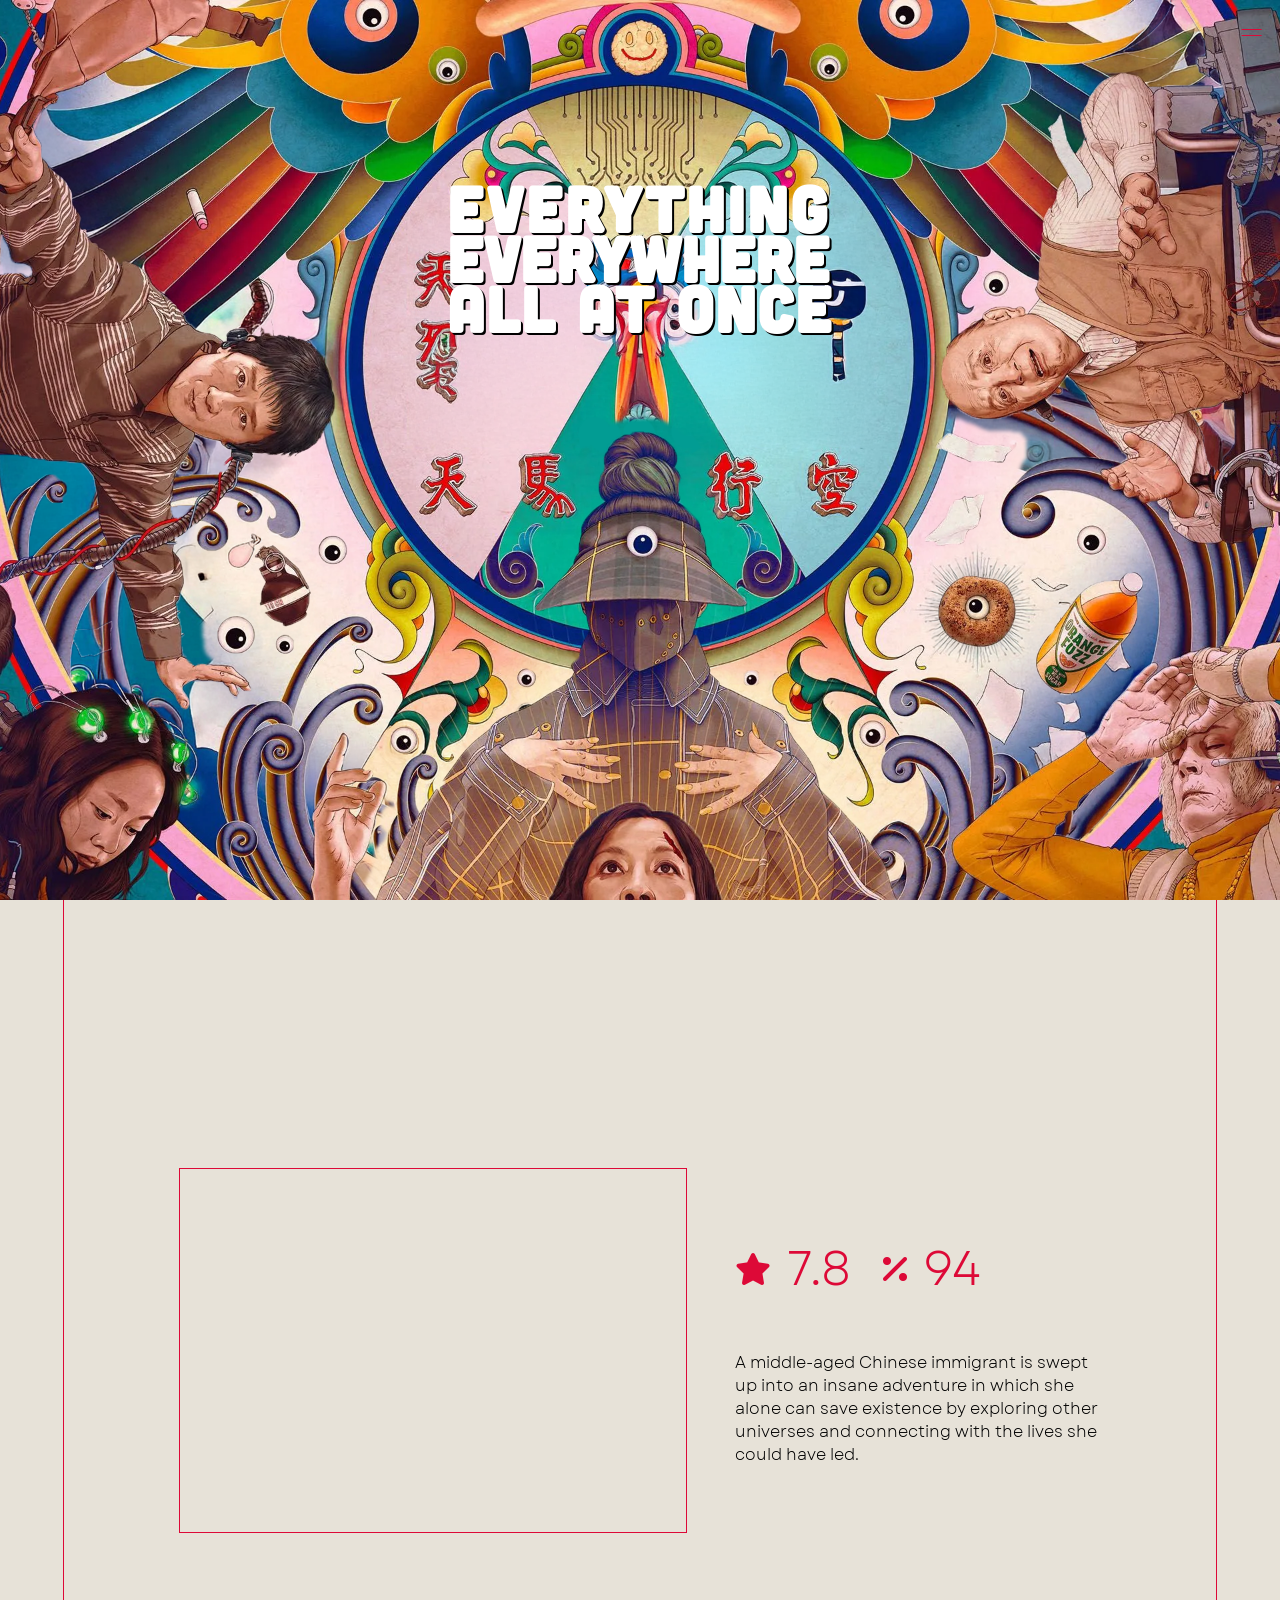
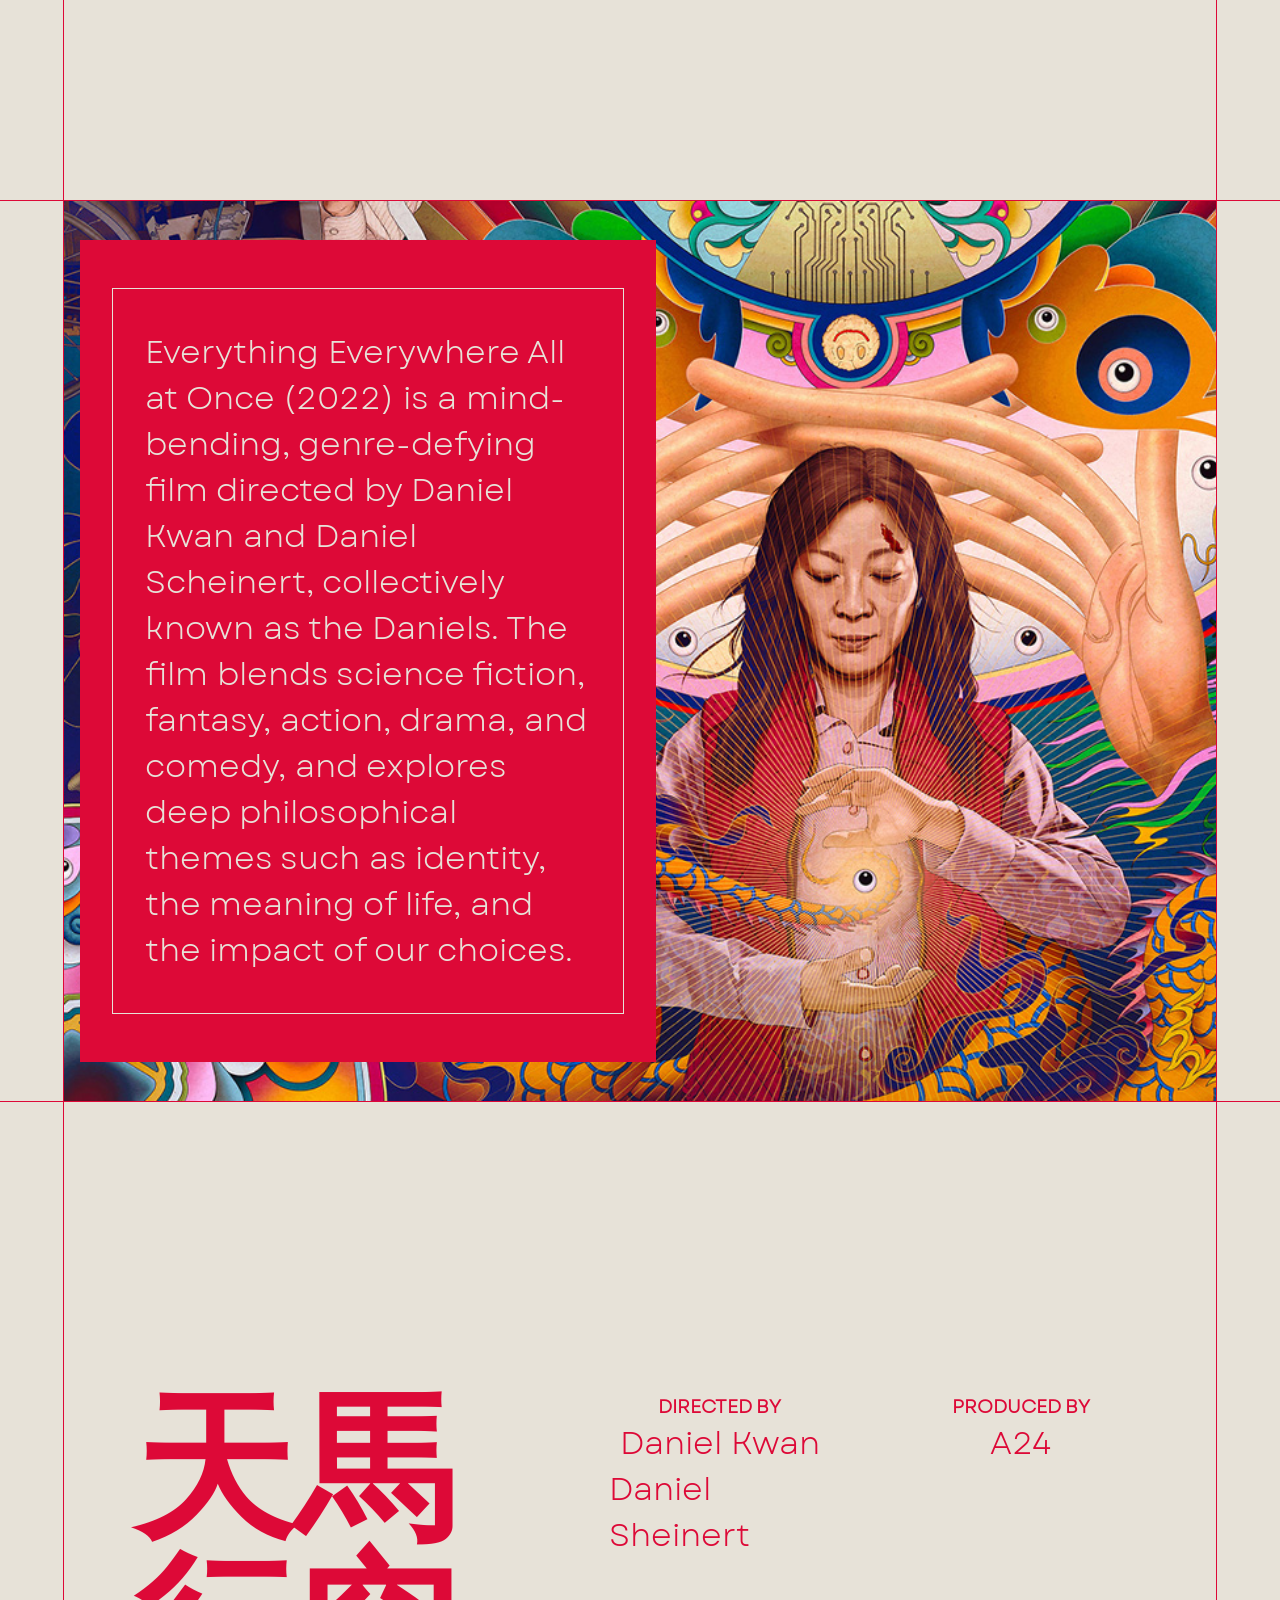
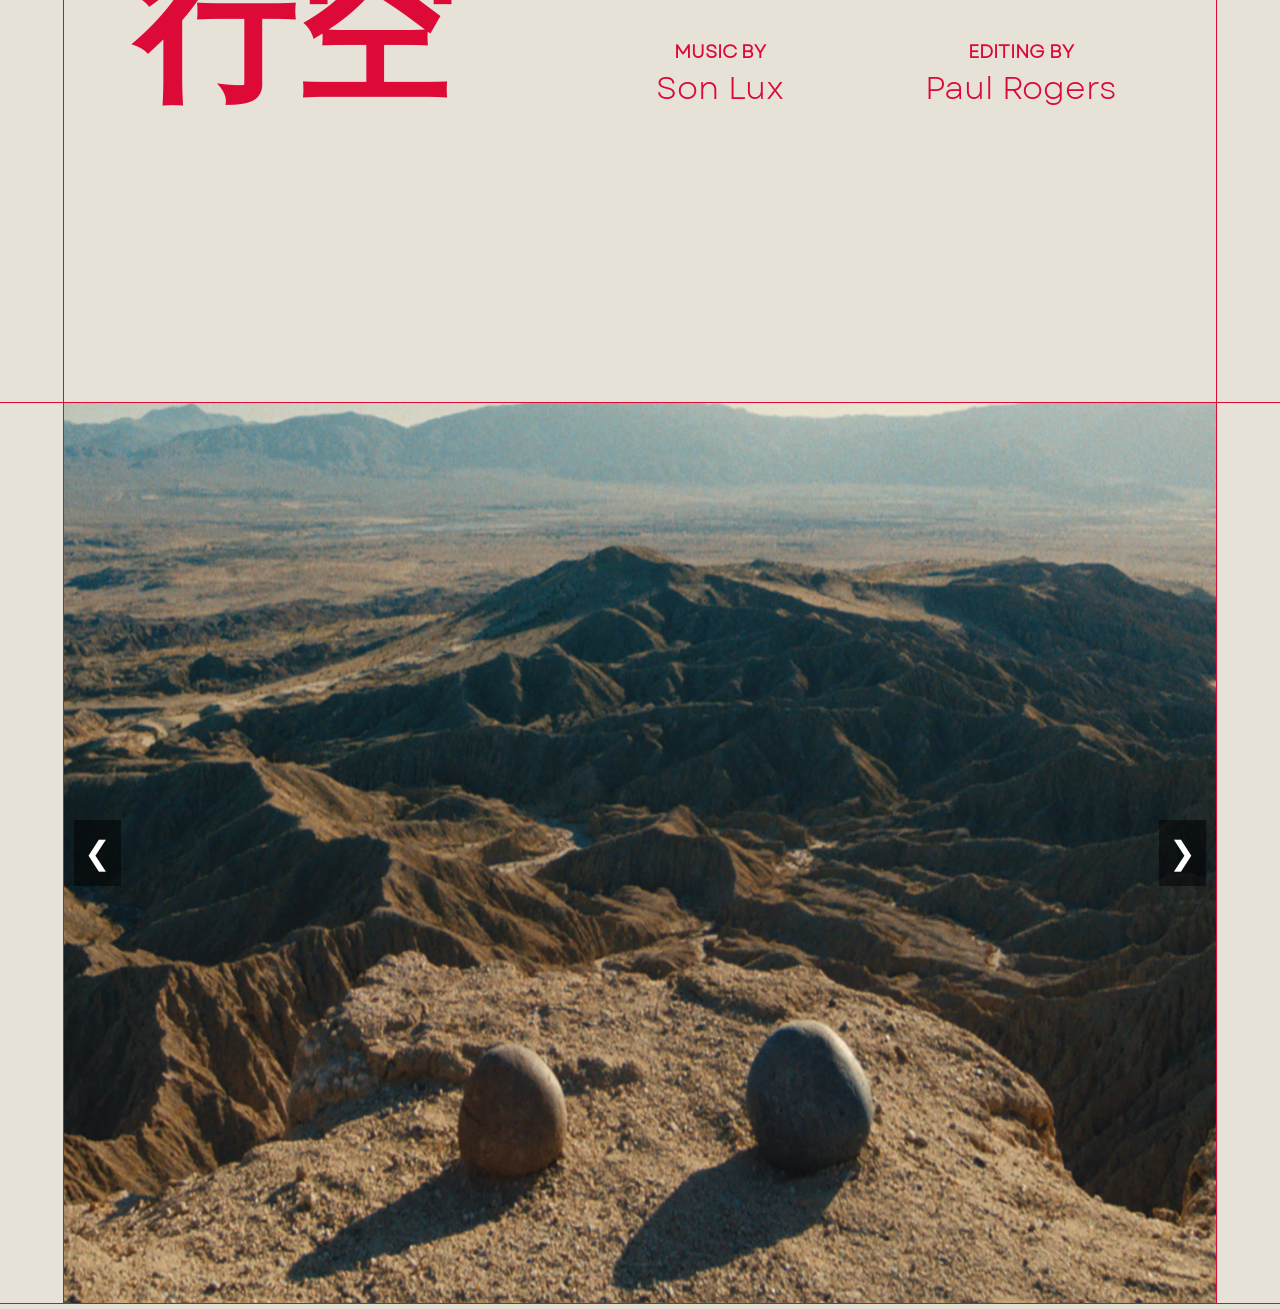
<file: index.html>
<!DOCTYPE html>
<html lang="en">
    <head>
        <meta charset="UTF-8">
        <meta name="viewport" content="width=device-width, initial-scale=1.0">
        <link rel="stylesheet" href="style.css">
        <link href="https://cdnjs.cloudflare.com/ajax/libs/font-awesome/6.0.0-beta3/css/all.min.css" rel="stylesheet">
        <title>Everything Everywhere All At Once</title>
    </head>
    <body class="m_body">
        <div id="scroll-progress"></div>
        <nav class="navbar">
            <button class="n-button">
                <span></span>
                <span></span>
            </button>
            <div class="nav-content">
                <ul>
                    <li><a href="other-pages/story.html"> 01 story </a></li>
                    <li><a href="other-pages/characters.html"> 02 chracters </a></li>
                    <li><a href="#section-01"> 03 awards </a></li>  
                </ul>
            </div>
        </nav>
        <section id="hero-section">
            <div class="parallax-fx">
                <div class="parallax" id="layer-1"></div>
                <div class="parallax" id="layer-2"></div>
                <div class="parallax" id="layer-3"></div>
                <div class="parallax" id="layer-4"></div>
                <div class="parallax" id="layer-5"></div>
                <div class="parallax" id="layer-6"></div>
                <div class="parallax" id="layer-7">
                    <h1>
                        <strong>EVERYTHING</strong> <br>    
                        <strong>everywhere</strong> <br>
                        <strong>all at ONCE</strong>
                    </h1>
                </div>
                <div class="parallax" id="layer-8"></div>
                <div class="parallax" id="layer-9"></div>
            </div>
        </section>

        <section id="section-iframe">
            <div>
                <div>
                    <div class="iframe-container">
                        <iframe width="560" height="315" src="https://www.youtube.com/embed/wxN1T1uxQ2g?si=1qtCkDflNpJdVMOS" title="YouTube video player" frameborder="0" allow="accelerometer; autoplay; clipboard-write; encrypted-media; gyroscope; picture-in-picture; web-share" referrerpolicy="strict-origin-when-cross-origin" allowfullscreen></iframe>
                        <div>
                            <span><a href="https://www.imdb.com/title/tt6710474/?ref_=ttpl_ov_i" target="_blank"><i class="fa-solid fa-star"></i>7.8</a>
                                <a href="https://www.rottentomatoes.com/m/everything_everywhere_all_at_once" target="_blank"><i class="fa-solid fa-percent"></i>94</a></span>
                            <p>A middle-aged Chinese immigrant is swept up into an insane adventure in which she alone can save existence by exploring other universes and connecting with the lives she could have led.
                            </p>
                        </div>

                    </div>
                    
                </div>
            </div>
        </section>
        <section id="section-story">
            <div>

                <div>
                    <p>Everything Everywhere All at Once (2022) is a mind-bending, genre-defying film directed by Daniel Kwan and Daniel Scheinert, collectively known as the Daniels. The film blends science fiction, fantasy, action, drama, and comedy, and explores deep philosophical themes such as identity, the meaning of life, and the impact of our choices.</p>
                </div>
            </div>
        </section>
        
        <section id="section-cast-crew">
            <div class="flex-container">
                <div class="chinese"><h2>天馬 <br>行空</h2></div>
                <div class="top-crew">
                    <div>
                        <ul>
                            <h3>DIRECTED BY</h3>
                            <li>Daniel Kwan</li>
                            <li>Daniel Sheinert</li>
                        </ul>
                        <ul>
                            <h3>Produced by </h3>
                            <li>A24</li>
                        </ul>
                        <ul>
                            <h3>Music by </h3>
                            <li>Son Lux</li>
                        </ul>
                        <ul>
                            <h3>Editing by </h3>
                            <li>Paul Rogers</li>
                        </ul>
                    </div>
                </div>
            </div>
        </section>
        <section id="gallery-section">
            <div>
                <div class="gallery-container">
                    <div class="arrow-left" id="prev">&#10094;</div>
                    <img id="gallery-img" src="img/gallery/10.webp" alt="Gallery Image">
                    <div class="arrow-right" id="next">&#10095;</div>
                </div>
            </div>
        </section>
        
        <script src="app.js"></script>
    </body>
</html>
</file>
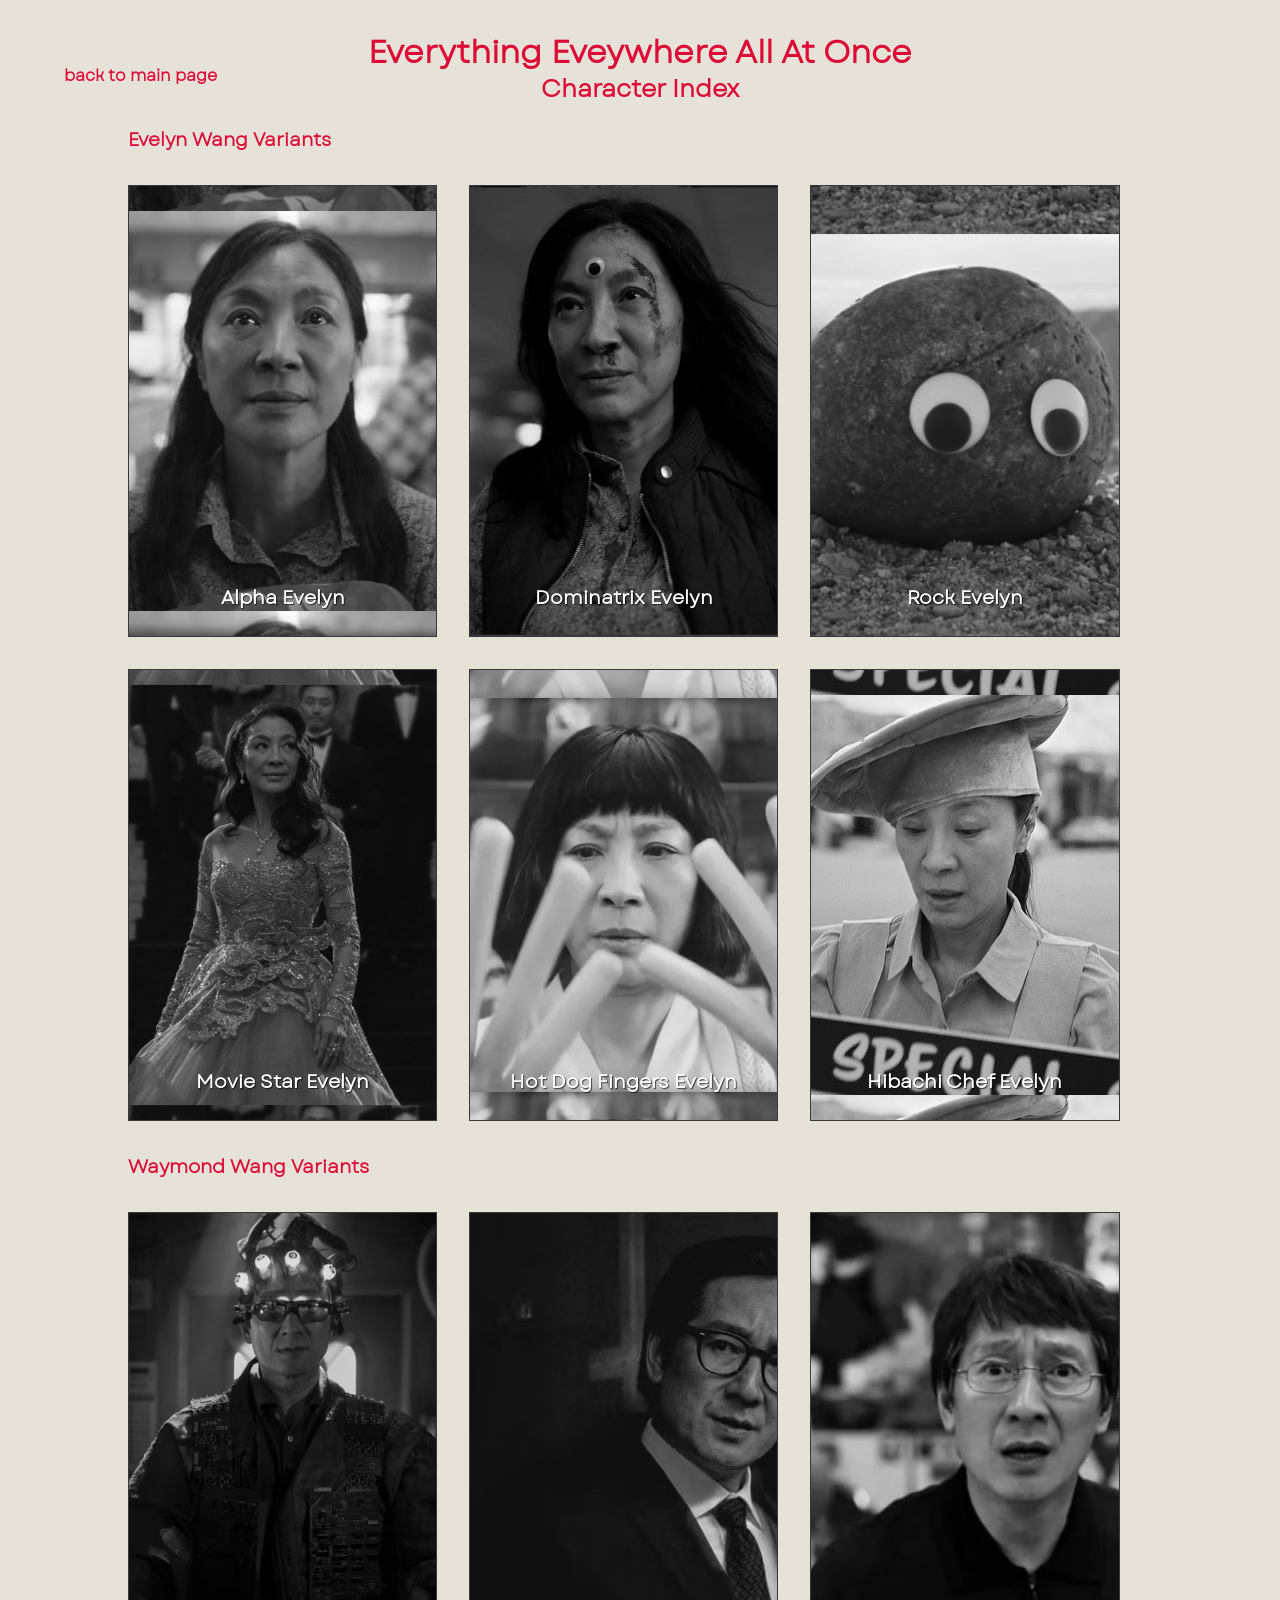
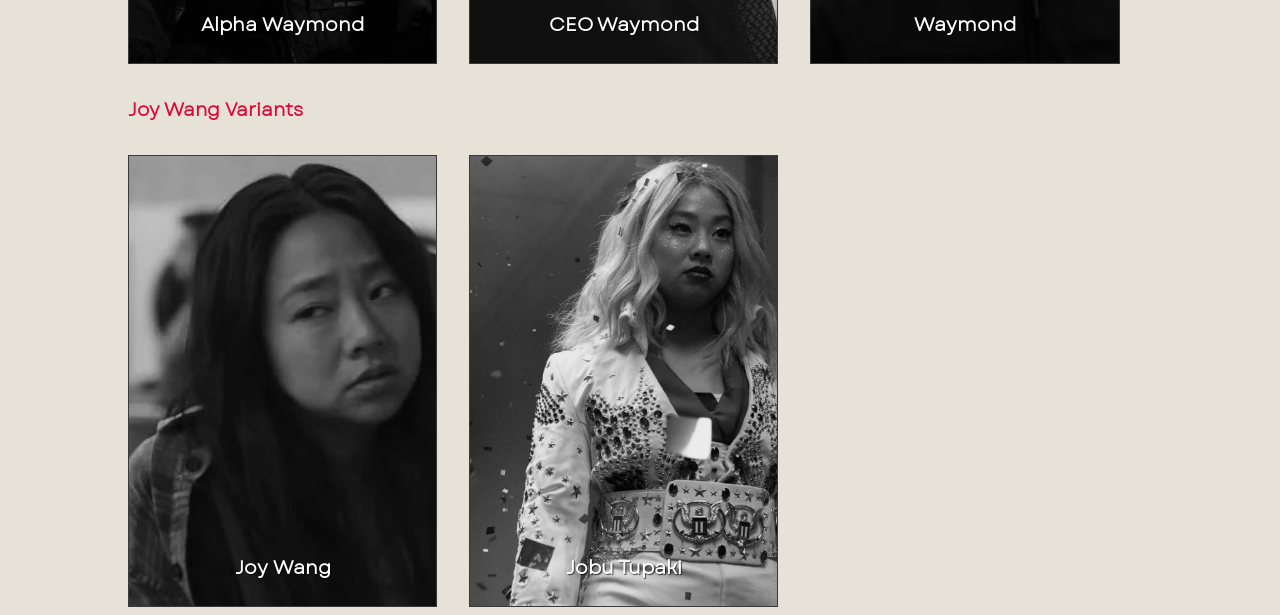
<file: other-pages/characters.html>
<!DOCTYPE html>
<html lang="en">
<head>
    <meta charset="UTF-8">
    <meta name="viewport" content="width=device-width, initial-scale=1.0">
    <title>Character Index</title>
    <link href="https://cdnjs.cloudflare.com/ajax/libs/font-awesome/6.0.0-beta3/css/all.min.css" rel="stylesheet">
    <link rel="stylesheet" href="characters.css">
</head>
<body>
    <h1> Everything Eveywhere All At Once </h1>
    <h2>Character Index</h2>
    <div class="wrapper">
        <h3>Evelyn Wang Variants</h3>   
        <div class="evelyn-variants characters">
            <div><h4>Alpha Evelyn</h4></div>
            <div><h4>Dominatrix Evelyn</h4></div> 
            <div><h4>Rock Evelyn</h4></div>
            <div><h4>Movie Star Evelyn</h4></div>
            <div><h4>Hot Dog Fingers Evelyn</h4></div>
            <div><h4>Hibachi Chef Evelyn</h4></div>
        </div>
        <h3>Waymond Wang Variants</h3>   
        <div class="waymond-variants characters">
            <div><h4>Alpha Waymond</h4></div>
            <div><h4>CEO Waymond</h4></div> 
            <div><h4>Waymond</h4></div>
        </div>
        <h3>Joy Wang Variants</h3>   
        <div class="joy-variants characters">
            <div><h4>Joy Wang</h4></div>
            <div><h4>Jobu Tupaki</h4></div> 
        </div>
    </div>
    <a href="../index.html#section-02"> <strong>back to main page</strong> </a>
    <script src="/app.js"></script>
</body>
</html>
</file>
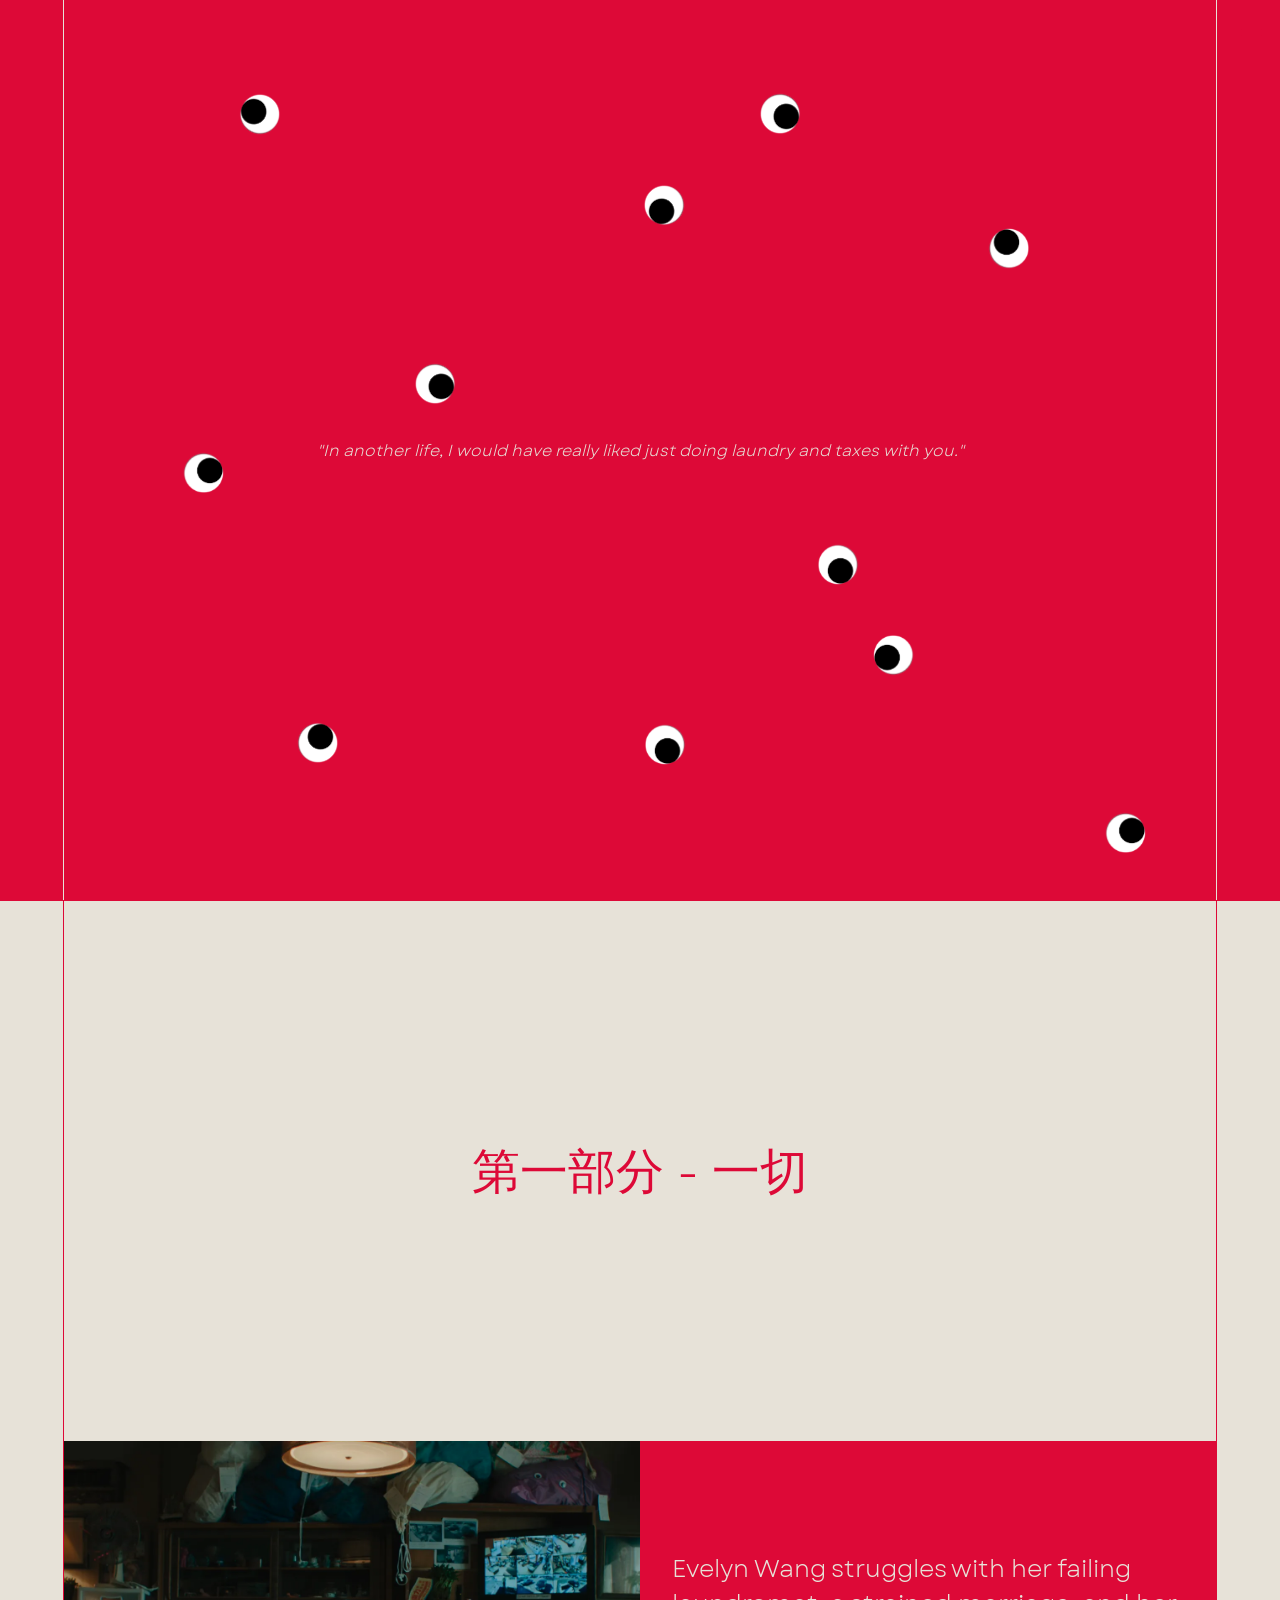
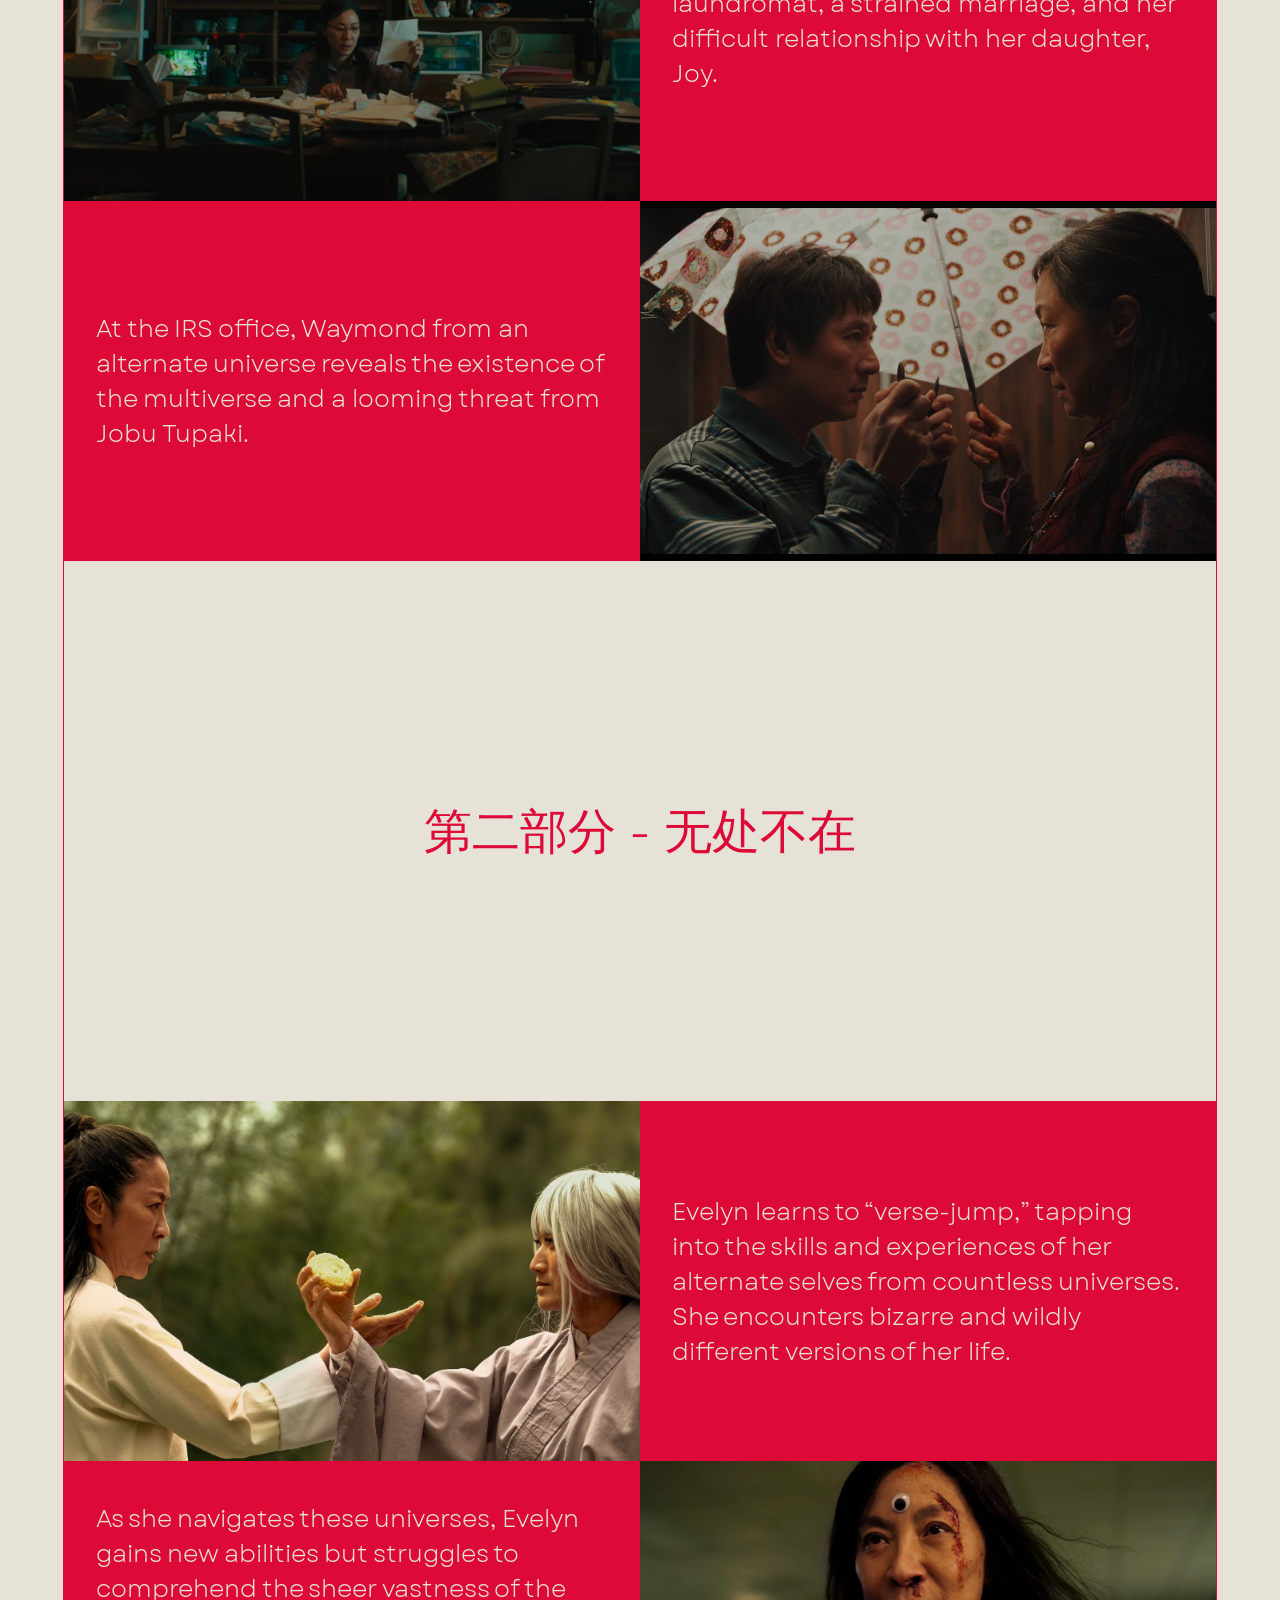
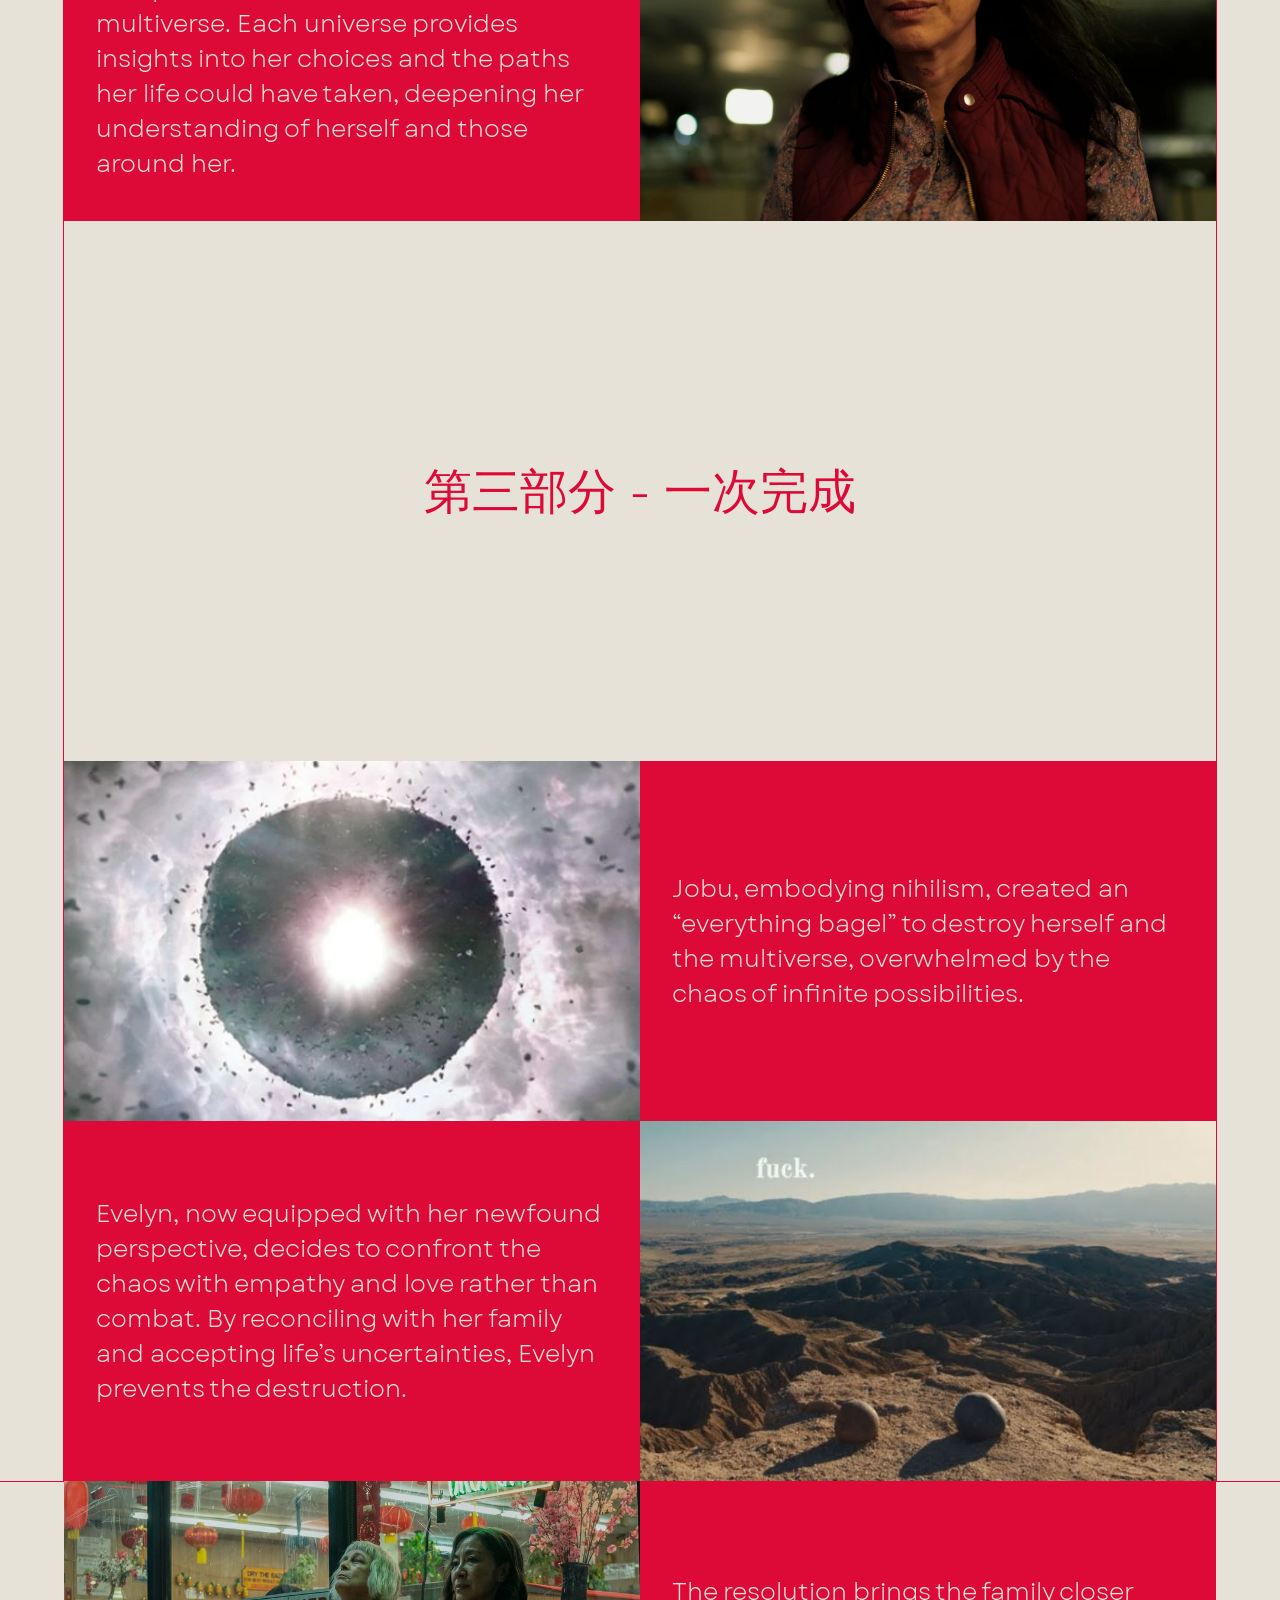
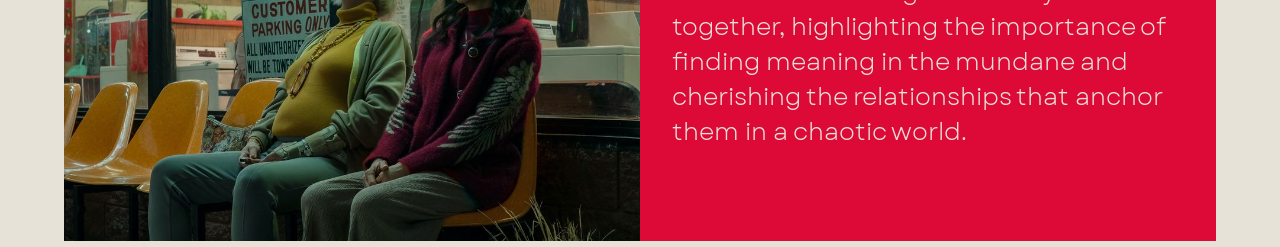
<file: other-pages/story.html>
<!DOCTYPE html>
<html lang="en">
    <head>
        <meta charset="UTF-8">
        <meta name="viewport" content="width=device-width, initial-scale=1.0">
        <link rel="stylesheet" href="../style.css">
        <title>Story</title>
    </head>
    <body class="s_body">
        <div id="scroll-progress"></div>
        <nav class="navbar">
            <button class="n-button">
                <span></span>
                <span></span>
            </button>
            <div class="nav-content">
                <ul>
                    <li><a href="../index.html  "> main page </a></li>
                </ul>
            </div>
        </nav>
        <section id="s_hero-section">
            <div>
                <div class="s-quote">
                    <img src="../img/gooogly-eyes.png" alt="1">
                    <img src="../img/gooogly-eyes.png" alt="2">
                    <img src="../img/gooogly-eyes.png" alt="3">
                    <img src="../img/gooogly-eyes.png" alt="4">
                    <img src="../img/gooogly-eyes.png" alt="5">
                    <img src="../img/gooogly-eyes.png" alt="6">
                    <img src="../img/gooogly-eyes.png" alt="7">
                    <img src="../img/gooogly-eyes.png" alt="8">
                    <img src="../img/gooogly-eyes.png" alt="9">
                    <img src="../img/gooogly-eyes.png" alt="10">
                    <img src="../img/gooogly-eyes.png" alt="11">
                    <p>"In another life, I would have really liked just doing laundry and taxes with you."</p>
                    
                    
                </div>
            </div>
        </section>  
        
        <section id="section-gif">
            <div class="story-part" id="story-part-1">
                <span class="english-text">PART ONE - EVERYTHING</span>
                <span class="chinese-text" style="display: none;">第一部分 - 一切</span>
            </div>
            <div class="story">
                <div class="top">
                    <div class="movie-img">
                        <img src="../img/story-1.webp" alt="">
                    </div>
                    <div class="movie-summary">
                        <p>Evelyn Wang struggles with her failing laundromat, a strained marriage, and her difficult relationship with her daughter, Joy.</p>
                    </div>
                </div>
                <div class="top">
                    <div class="movie-summary">
                        <p>At the IRS office, Waymond from an alternate universe reveals the existence of the multiverse and a looming threat from Jobu Tupaki.</p>
                    </div>
                    <div class="movie-img">
                        <img src="../img/story-2.jpeg" alt="">
                    </div>
                </div>
            </div>
            <div class="story-part" id="story-part-2">
                <span class="english-text">PART TWO - EVERYWHERE</span>
                <span class="chinese-text" style="display: none;">第二部分 - 无处不在</span>
            </div>
            <div class="story">
                <div class="top">
                    <div class="movie-img">
                        <img src="../img/story-3.avif" alt="">
                    </div>
                    <div class="movie-summary">
                        <p>Evelyn learns to “verse-jump,” tapping into the skills and experiences of her alternate selves from countless universes. She encounters bizarre and wildly different versions of her life. </p>
                    </div>
                </div>
                <div class="top">
                    <div class="movie-summary">
                        <p>As she navigates these universes, Evelyn gains new abilities but struggles to comprehend the sheer vastness of the multiverse. Each universe provides insights into her choices and the paths her life could have taken, deepening her understanding of herself and those around her.
                        </p>
                    </div>
                    <div class="movie-img">
                        <img src="../img/story-3.webp" alt="">
                    </div>
                </div>
            </div>
            <div class="story-part" id="story-part-3">
                <span class="english-text">PART THREE - ALL AT ONCE</span>
                <span class="chinese-text" style="display: none;">第三部分 - 一次完成</span>
            </div>
            <div class="story">
                <div class="top">
                    <div class="movie-img">
                        <img src="../img/story-5.webp" alt="">
                    </div>
                    <div class="movie-summary">
                        <p>Jobu, embodying nihilism, created an “everything bagel” to destroy herself and the multiverse, overwhelmed by the chaos of infinite possibilities.</p>
                    </div>
                </div>
                <div class="top">
                    <div class="movie-summary">
                        <p>Evelyn, now equipped with her newfound perspective, decides to confront the chaos with empathy and love rather than combat. By reconciling with her family and accepting life’s uncertainties, Evelyn prevents the destruction. </p>
                    </div>
                    <div class="movie-img">
                        <img class="rocks" src="../img/story-6.jpg" alt="">
                    </div>
                </div>
                <div class="top">
                    <div class="movie-img">
                        <img src="../img/story-7.jpeg" alt="">
                    </div>
                    <div class="movie-summary">
                        <p>The resolution brings the family closer together, highlighting the importance of finding meaning in the mundane and cherishing the relationships that anchor them in a chaotic world.</p>
                    </div>
                </div>
            </div>
        </section>
        <script src="../app.js" defer></script>
    </body>

</html>
</file>
<file: style.css>
@import url(fonts.css);
body {
  margin: 0;
  overflow-x: hidden;
  background-color: #e7e2d8;
}

* {
  transition: 300ms;
  margin: 0;
}

:root {
  font-family: Garet;
  color: rgb(0, 0, 0);
}

html {
  scroll-behavior: smooth;
}

@font-face {
  font-family: Cubano;
  src: url(fonts/Cubano/Cubano/Cubano.ttf);
}
@font-face {
  font-family: Positions;
  src: url(fonts/PositionsByArixbored-Regular.otf);
}
@font-face {
  font-family: sopa;
  src: url(fonts/soopafresh/soopafre.ttf);
}
@font-face {
  font-family: punk;
  src: url(fonts/doctor\ punk.otf);
}
@font-face {
  font-family: punk2;
  src: url(fonts/Helvetica\ Punk.ttf);
}
@font-face {
  font-family: marola;
  src: url(fonts/MAROLA__.TTF);
}
@font-face {
  font-family: glass;
  src: url(fonts/glass/Glass.ttf);
}
@font-face {
  font-family: ming;
  src: url(fonts/ming_imperial/Ming\ Imperial.TTF);
}
::-webkit-scrollbar {
  width: 1px;
}

::-webkit-scrollbar-track {
  background: #e7e2d8;
}

::-webkit-scrollbar-thumb {
  background: rgba(62, 59, 59, 0.644);
}

::-webkit-scrollbar-thumb:hover {
  background: #ffffff;
}

#hero-section {
  width: 100vw;
  height: 100vh;
}
#hero-section .parallax-fx {
  height: 100%;
  width: 100%;
  position: relative;
  overflow: hidden;
}
#hero-section .parallax-fx .parallax {
  position: absolute;
  height: 100%;
  width: 100%;
  top: 0;
  left: 0;
  background-size: cover;
  background-position: center;
  background-repeat: no-repeat;
}
#hero-section .parallax-fx #layer-1 {
  background-image: url(img/complete-bcg.png);
}
#hero-section .parallax-fx #layer-2 {
  background-image: url(img/parallax-items.png);
}
#hero-section .parallax-fx #layer-3 {
  background-image: url(img/parallax-items1.png);
}
#hero-section .parallax-fx #layer-4 {
  background-image: url(img/parallax-items2.png);
}
#hero-section .parallax-fx #layer-5 {
  background-image: url(img/parallax-items3.png);
}
#hero-section .parallax-fx #layer-6 {
  background-image: url(img/parallax-items4.png);
}
#hero-section .parallax-fx #layer-7 {
  display: flex;
  justify-content: center;
  padding-top: 15%;
  text-align: justify;
}
#hero-section .parallax-fx #layer-7 strong {
  font-size: 4rem;
  font-family: Cubano;
  color: rgb(255, 255, 255);
  text-shadow: 2px 2px 0 black;
  line-height: 2rem;
}
#hero-section .parallax-fx #layer-7 strong:nth-child(1) {
  letter-spacing: 3px;
}
#hero-section .parallax-fx #layer-7 strong:nth-child(3) {
  letter-spacing: 0;
}
#hero-section .parallax-fx #layer-7 strong:nth-child(5) {
  letter-spacing: 2px;
}
#hero-section .parallax-fx #layer-8 {
  background-image: url(img/parallax-jobu.png);
}
#hero-section .parallax-fx #layer-9 {
  background-image: url(img/eeeaao-foreground.png);
}

/*#hero-section{
    background-color: black;
    width: 100vw;
    height: 100vh;
    color:  white;
    z-index: 1;
    background-image: url(img/bcg.jpg);
    background-size: cover;



}

.hero-content{
    display: flex;
    justify-content: center;
    align-items: center;
    top: 15rem;
    right: -6rem;
    opacity: .8;
    position: absolute;
    z-index: 100000;
    width: 90vw;
    margin: 0;

    h2{
        margin-right: -10rem;
    }

    img{
        width: 50rem;
    }
}
*/
/*
#hero-section::before{
    content: " ";
    width: 100%;
    height: 100%;
    position: absolute;
    z-index: 2;
    top: 0;
    left: 0;
    background: linear-gradient(0deg, rgb(5, 5, 5) 0%, rgba(0, 0, 0, 0.04) 50%);
} */
nav {
  position: fixed;
  right: 0;
  width: 20vw;
  height: 100vh;
  z-index: 1000000;
  border-left: solid rgba(255, 255, 255, 0) 1px;
  transform: translateX(73%);
}
nav .nav-content {
  visibility: hidden;
  opacity: 0;
  font-family: Arial, Helvetica, sans-serif;
}
nav .nav-content ul {
  list-style: none;
  font-size: 2rem;
}
nav .nav-content ul a {
  font-family: Garet;
  cursor: pointer;
  color: #dd0937;
  text-decoration: none;
  font-weight: 100;
}
nav .nav-content ul a:hover {
  color: black;
}
nav .n-button {
  display: flex;
  justify-content: center;
  align-items: center;
  flex-direction: column;
  gap: 5px;
  background-color: transparent;
  width: 3rem;
  height: 2rem;
  border: none;
  margin: 1rem;
  color: #dd0937;
  z-index: 1;
}
nav .n-button span {
  width: 20px;
  height: 1px;
  background-color: #dd0937;
}
nav .n-button:hover {
  color: white;
  cursor: pointer;
}
nav .n-button:hover span {
  background-color: black;
}
nav .n-button.active {
  color: white;
  cursor: pointer;
}
nav .n-button.active span {
  background-color: #dd0937;
}
nav .n-button.active span:nth-child(1) {
  transform: translate(0, 6px) rotate(45deg);
}
nav .n-button.active span:nth-child(2) {
  transform: translate(0, 0) rotate(-45deg);
}

nav.active {
  transform: translateX(0);
  border-left: solid rgba(255, 255, 255, 0.113) 1px;
  backdrop-filter: blur(5px);
  -webkit-backdrop-filter: blur(4.6px);
}
nav.active .nav-content {
  visibility: visible;
  opacity: 1;
}

#scroll-progress {
  position: fixed;
  top: 0;
  width: 0%;
  height: 4px;
  background: #dd0937;
  z-index: 100000;
}

section:not(#hero-section) {
  width: 100vw;
  display: flex;
  justify-content: flex-start;
  align-items: center;
  flex-direction: column;
}

#section-01 {
  scroll-margin-top: 50vh;
  height: 50vh;
}
#section-01 p {
  text-align: justify;
}

#section-02 {
  height: 100vh;
  scroll-margin-top: 20vh;
}
#section-02 .s-content {
  display: flex;
  flex-direction: column;
}
#section-02 .s-content .characters {
  display: flex;
  gap: 3rem;
}
#section-02 .s-content .characters a {
  border: solid white 1px;
  height: 50vh;
  width: 30%;
  border-radius: 10px;
  cursor: pointer;
}
#section-02 .s-content .characters a:hover {
  transform: scale(1.1);
}
#section-02 .s-content .characters .char {
  width: 100%;
  height: 100%;
  -o-object-fit: cover;
     object-fit: cover;
  border-radius: 10px;
  opacity: 0.7;
}
#section-02 .s-content .s2-btn {
  width: 100%;
  font-size: 1.2rem;
  text-align: right;
  color: rgba(62, 59, 59, 0.644);
  margin-top: 2rem;
  text-decoration: none;
}
#section-02 .s-content .s2-btn strong {
  position: relative;
  display: inline-block;
}
#section-02 .s-content .s2-btn strong::after {
  content: "";
  position: absolute;
  height: 2px;
  width: 0;
  background-color: #ffffff;
  border-radius: 10px;
  bottom: -2px;
  left: 0;
  transition: width 0.3s ease;
}
#section-02 .s-content .s2-btn strong:hover::after {
  width: 100%;
}

@keyframes switch-fonts {
  0% {
    font-family: "Positions";
    text-transform: lowercase;
  }
  16% {
    font-family: "Sopa";
    text-transform: uppercase;
  }
  33% {
    font-family: "punk";
    text-transform: capitalize;
  }
  50% {
    font-family: "Positions";
    text-transform: uppercase;
  }
  66% {
    font-family: "punk2";
    text-transform: lowercase;
  }
  83% {
    font-family: "glass";
    text-transform: capitalize;
  }
  100% {
    font-family: "marola";
    text-transform: none;
  }
}
#section-iframe {
  height: 100vh;
}
#section-iframe .iframe-container {
  height: 100%;
  width: 100%;
  display: flex;
  justify-content: center;
  align-items: center;
  flex-direction: row;
  position: relative;
}
#section-iframe .iframe-container iframe {
  border: solid #dd0937 1px;
  width: 50%;
  padding: 1.5rem;
}
#section-iframe .iframe-container div {
  width: 40%;
}
#section-iframe .iframe-container div span {
  width: 100%;
  display: flex;
  align-items: flex-start;
  gap: 2rem;
  margin: 0;
}
#section-iframe .iframe-container div span a {
  text-decoration: none;
  color: #dd0937;
  font-size: 3rem;
  display: flex;
  align-items: center;
}
#section-iframe .iframe-container div span a i {
  font-size: 2rem;
  padding-right: 1rem;
}
#section-iframe > div {
  display: flex;
  justify-content: center;
  align-items: center;
}
#section-iframe > div div {
  display: flex;
  justify-content: center;
  align-items: center;
  flex-direction: column;
  gap: 3rem;
  width: 80%;
}
#section-iframe > div div p {
  text-align: left;
}

#section-cast-crew {
  height: 100vh;
  color: #dd0937;
}
#section-cast-crew div {
  display: flex;
  justify-content: center;
  align-items: center;
}
#section-cast-crew div .chinese, #section-cast-crew div .top-crew {
  margin: 0;
  padding: 0;
}
#section-cast-crew div .chinese {
  width: 40%;
  height: 100%;
}
#section-cast-crew div .chinese h2 {
  font-family: ming;
  font-size: 10rem;
  line-height: 10rem;
}
#section-cast-crew div .top-crew {
  width: 60%;
  height: 100%;
  display: flex;
  flex-direction: row;
  justify-content: center;
  align-items: center;
  flex-wrap: wrap;
}
#section-cast-crew div .top-crew div {
  width: 80%;
  height: auto;
  flex-direction: row;
  justify-content: center;
  align-items: flex-start;
  flex-wrap: wrap;
  gap: 5rem;
}
#section-cast-crew div .top-crew div ul {
  padding: 0;
  width: 40%;
  display: flex;
  flex-direction: column;
  justify-content: center;
  align-items: center;
}
#section-cast-crew div .top-crew div ul h3 {
  text-transform: uppercase;
}
#section-cast-crew div .top-crew div ul li {
  font-size: 2rem;
  list-style: none;
}

.m_body section:not(#hero-section) {
  border-bottom: #dd0937 1px solid;
}

section:not(#hero-section, #s_hero-section) > div {
  width: 90%;
  height: 100%;
  border-right: #dd0937 1px solid;
  border-left: #dd0937 1px solid;
  z-index: 10000;
}

#section-story {
  height: 100vh;
}
#section-story > div {
  background-image: url(img/prlx.jpeg);
  background-repeat: no-repeat;
  background-size: cover;
  display: flex;
  align-items: center;
}
#section-story > div div {
  width: 50%;
  height: auto;
  margin: 1rem;
  background-color: #dd0937;
  display: flex;
  justify-content: center;
  align-items: center;
}
#section-story > div div p {
  border: #e7e2d8 solid 1px;
  margin: 3rem 2rem 3rem 2rem;
  padding: 2.5rem 2rem 2.5rem 2rem;
  font-size: 2rem;
  color: #e7e2d8;
}

.s_body {
  height: 4000px;
}
.s_body section {
  border-bottom: #dd0937 solid 1px;
}

.section-gif {
  background-image: url(../img/just-be-a-rock.png);
  height: 200vh;
  width: 100vw;
  background-repeat: no-repeat;
  background-size: cover;
  background-position: 0 -5rem;
  position: relative;
}
.section-gif div {
  margin-top: 25vh;
  width: 100%;
  left: 0;
}
.section-gif div p {
  margin: 0;
  padding-left: 4rem;
  color: black;
  font-size: 1.5rem;
  text-transform: uppercase;
  width: 100%;
}
.section-gif div p:nth-child(2) {
  font-size: 5.25rem;
  line-height: 5rem;
}
.section-gif::after {
  content: "";
  position: absolute;
  top: 0;
  left: 0;
  bottom: 0;
  right: 0;
  background-image: url(../img/a-rock.png);
  background-repeat: no-repeat;
  background-position: -4.7rem -7.5rem;
}

#section-gif {
  width: 100%;
  height: auto;
}
#section-gif .story-part {
  height: 60vh;
  display: flex;
  justify-content: center;
  align-items: center;
  color: #dd0937;
  font-size: 3rem;
}
#section-gif .story {
  width: 90%;
  height: 80vh;
}
#section-gif .story .top {
  height: 50%;
  width: 100%;
  display: flex;
}
#section-gif .story .top .movie-img {
  height: 100%;
  width: 50%;
}
#section-gif .story .top .movie-img img {
  width: 100%;
  height: 100%;
  -o-object-fit: cover;
     object-fit: cover;
}
#section-gif .story .top .movie-summary {
  width: 50%;
  height: 100%;
  display: flex;
  justify-content: center;
  align-items: center;
  background-color: #dd0937;
  color: #e7e2d8;
}
#section-gif .story .top .movie-summary p {
  padding: 2rem;
  font-size: 1.5rem;
}

#s_hero-section {
  background-color: #dd0937;
  height: 100vh;
  display: flex;
  justify-content: center;
  align-items: center;
  /* Define the keyframe animation for both rotation and positioning */
}
#s_hero-section > div {
  border-color: #e7e2d8;
  border-right: #e7e2d8 1px solid;
  border-left: #e7e2d8 1px solid;
  display: flex;
  justify-content: center;
  align-items: center;
  position: relative;
  width: 90%;
  height: 100%;
}
#s_hero-section > div p {
  color: #e7e2d8;
  font-style: italic;
}
#s_hero-section > div .s-quote {
  display: flex;
  justify-content: center;
  align-items: center;
  width: 100%;
  height: 100%;
  position: relative;
}
#s_hero-section > div .s-quote img {
  position: absolute;
  width: 3rem;
  opacity: 0; /* Initially invisible */
  animation: rotateAndPosition 3s ease-in-out forwards;
  animation-delay: 0s; /* Default delay */
}
#s_hero-section > div .s-quote img:nth-child(1) {
  top: 50%;
  left: 10%;
  animation-delay: 0s;
  transform: rotate(0deg);
}
#s_hero-section > div .s-quote img:nth-child(2) {
  top: 40%;
  left: 30%;
  animation-delay: 0.5s;
  transform: rotate(45deg);
}
#s_hero-section > div .s-quote img:nth-child(3) {
  top: 60%;
  left: 65%;
  animation-delay: 1s;
  transform: rotate(90deg);
}
#s_hero-section > div .s-quote img:nth-child(4) {
  top: 20%;
  left: 50%;
  animation-delay: 1.5s;
  transform: rotate(135deg);
}
#s_hero-section > div .s-quote img:nth-child(5) {
  top: 70%;
  left: 70%;
  animation-delay: 2s;
  transform: rotate(180deg);
}
#s_hero-section > div .s-quote img:nth-child(6) {
  top: 10%;
  left: 15%;
  animation-delay: 2.5s;
  transform: rotate(225deg);
}
#s_hero-section > div .s-quote img:nth-child(7) {
  top: 25%;
  left: 80%;
  animation-delay: 3s;
  transform: rotate(270deg);
}
#s_hero-section > div .s-quote img:nth-child(8) {
  top: 80%;
  left: 20%;
  animation-delay: 3.5s;
  transform: rotate(315deg);
}
#s_hero-section > div .s-quote img:nth-child(9) {
  top: 90%;
  left: 90%;
  animation-delay: 4s;
  transform: rotate(360deg);
}
#s_hero-section > div .s-quote img:nth-child(10) {
  top: 10%;
  left: 60%;
  animation-delay: 4.5s;
  transform: rotate(405deg);
}
#s_hero-section > div .s-quote img:nth-child(11) {
  top: 80%;
  left: 50%;
  animation-delay: 5s;
  transform: rotate(450deg);
}
@keyframes rotateAndPosition {
  0% {
    opacity: 0; /* Start invisible */
    rotate: 0deg;
  }
  50% {
    opacity: 1; /* Fade in */
    rotate: 360deg; /* Full 2 rotations */
  }
  100% {
    opacity: 1; /* Keep fully visible */
    rotate: 180deg; /* Final rotation */
  }
}

#gallery-section {
  height: 100vh;
}
#gallery-section > div {
  width: 100%;
  height: 100%;
  display: flex;
  justify-content: center;
  align-items: center;
}
#gallery-section .gallery-container {
  position: relative;
  width: 100%;
  height: 100%;
  text-align: center;
  -o-object-fit: cover;
     object-fit: cover;
}
#gallery-section .gallery-container img {
  width: 100%;
  height: 100%;
}
#gallery-section .arrow-left, #gallery-section .arrow-right {
  position: absolute;
  top: 50%;
  font-size: 2em;
  color: #fff;
  background-color: rgba(0, 0, 0, 0.5);
  padding: 10px;
  cursor: pointer;
  -webkit-user-select: none;
     -moz-user-select: none;
          user-select: none;
  transform: translateY(-50%);
  z-index: 10;
}
#gallery-section .arrow-left {
  left: 10px;
}
#gallery-section .arrow-right {
  right: 10px;
}/*# sourceMappingURL=style.css.map */
</file>
<file: other-pages/characters.css>
@import url(../fonts.css);


body{
    background-color:  #e7e2d8; 

    color: #dd0937;
    font-family: Garet;
    display: flex;
    flex-direction: column;
    justify-content: center;
    align-items: center;

}

body {
    position: relative;
    z-index: 1;
  }
  
  body::before {
    content: "";
    position: absolute;
    top: 0; 
    left: 0;
    width: 100%; 
    height: 100%;  
    opacity: .1; 
    z-index: -1;
    
  }

.wrapper{
    display: flex;
    justify-content: center;
    align-items: center;
    flex-wrap: wrap;
    gap: 2rem;
    width: 100vw;
}

.wrapper h3{
    margin: 0;
    text-align: left;
    width: 80%;
}

.characters{
    display: flex;
    justify-content: flex-start;
    flex-wrap: wrap;
    gap: 2rem;
    width: 80%;
}

.characters div{
    display: flex;
    flex-direction: column;
    justify-content: flex-end;
    align-items: center;
    border: solid #dd0937 1px;
    height: 50vh;
    width: 30%;
    transition: 300ms;
    filter: grayscale(100%);
    -webkit-filter: grayscale(100%);
    cursor: pointer;
    
}

.characters div h4{
    text-shadow: 1px 1px 1px #050505ab;
    color: #ffffff;
    filter: none;
    font-size: 1.2rem;
}

.characters div:hover{
    filter: none;
    background-size: 700px;
}

.evelyn-variants div:nth-child(1){
    background-image: url(../img/prime-evelyn.avif);
    background-position: center;
    background-size: 800px;
}

.evelyn-variants div:nth-child(2){
    background-image: url(../img/dominatrix-evelyn.webp);
    background-position: center;
    background-size: 600px;
}
.evelyn-variants div:nth-child(3){
    background-image: url(../img/rock-evelyn.jpeg);
    background-position: left 88% bottom 0%;
    background-size: 550px;
}

.evelyn-variants div:nth-child(4){
    background-image: url(../img/movie-star-evelyn.jpeg);
    background-position: center;
    background-size: 800px;
}

.evelyn-variants div:nth-child(5){
    background-image: url(../img/hot-dog-fingers-evelyn.webp);
    background-position: center;
    background-size: 700px;
}

.evelyn-variants div:nth-child(6){
    background-image: url(../img/hibachi-chef-evelyn.jpeg);
    background-position: center;
    background-size: 400px;
}

.waymond-variants div:nth-child(1){
    background-image: url(../img/alpha-waymond.avif);
    background-position: center;
    background-size: cover;
}
.waymond-variants div:nth-child(2){
    background-image: url(../img/ceo-waymond.avif);
    background-position: -10rem;
    background-size: cover;
}
.waymond-variants div:nth-child(3){
    background-image: url(../img/waymond.avif);
    background-position: -5rem;
    background-size: cover;
}

.joy-variants div:nth-child(1){
    background-image: url(../img/joy.avif);
    background-position: -10rem;
    background-size: cover;
}
.joy-variants div:nth-child(2){
    background-image: url(../img/jobu-tupaki.webp);
    background-position: -5rem;
    background-size: cover;
}



h1{
    margin-bottom: -1.5rem;
}


a{
    position: fixed;
    text-decoration: none;
    color: #dd0937;
    text-align: left;
    width: 90%;
    top: 4rem;
    
}

strong{
    position: relative;
    display: inline-block;
}

strong::after{
    content: "";
    position: absolute;
    height: 2px;
    width: 0;
    background-color: #dd0937;
    border-radius: 10px;
    bottom: -2px;
    left: 0;
    transition: width 0.3s ease;
    
}

strong:hover::after{
    width: 100%;
}
</file>
